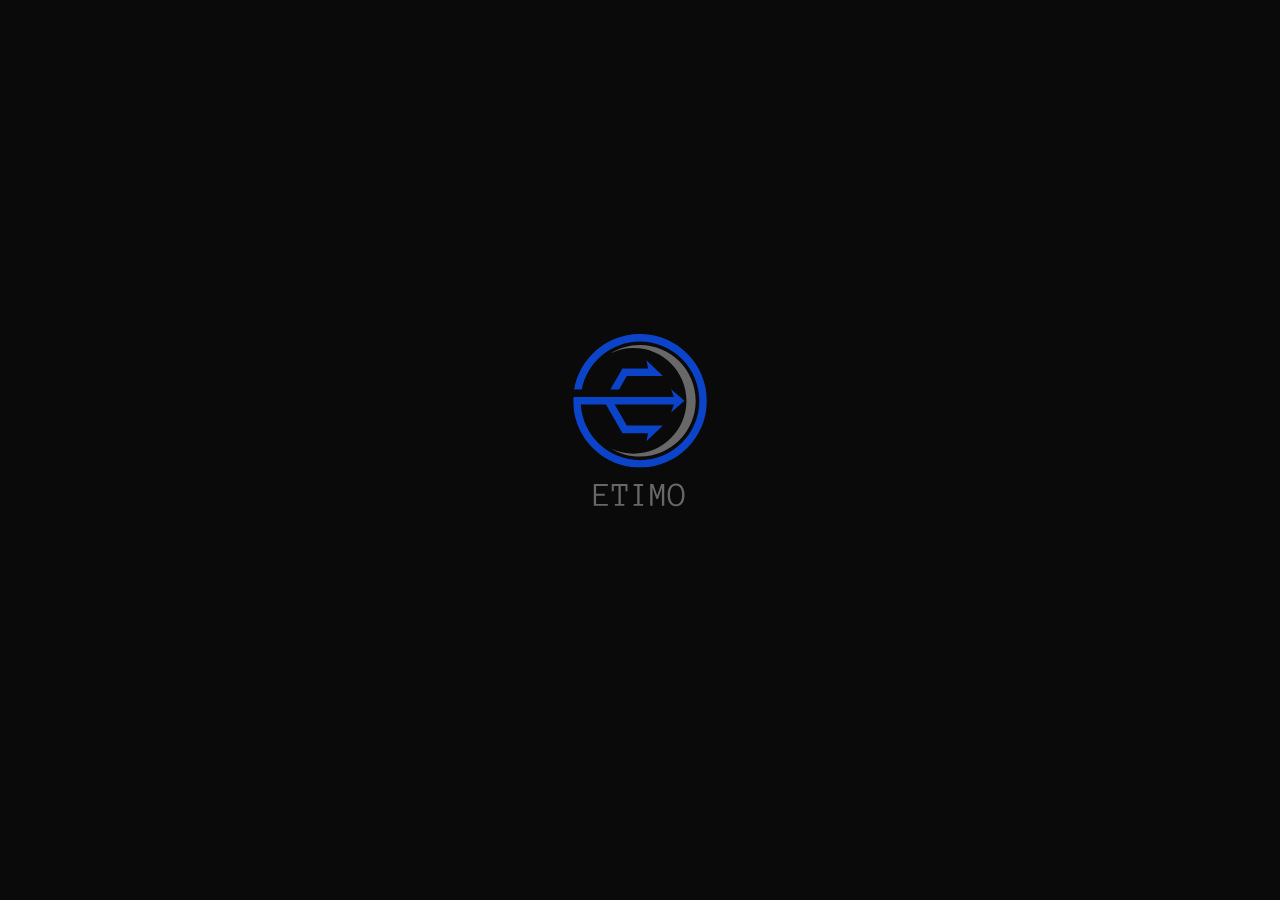
<file: index.html>
<!DOCTYPE html>
<html lang="en">
<head>
  <meta charset="UTF-8">
  <meta name="viewport" content="width=device-width, initial-scale=1.0">
  <title>Pano Kamitidis</title>
  <link rel="stylesheet" href="assets/css/styles.css">
  <link rel="icon" type="image/svg+xml" href="assets/images/logo_no_name.svg">
  <meta name="description" content="Pano Kamitidis - Java Architect, Developer & Consultant">
</head>
<body>
  <main class="placeholder-container">
    <img src="assets/images/logo_with_name.svg" alt="Pano Kamitidis Logo" class="placeholder-logo">
    <h1 class="placeholder-name" style="display:none;">Pano Kamitidis</h1>
  </main>
</body>
</html>
</file>
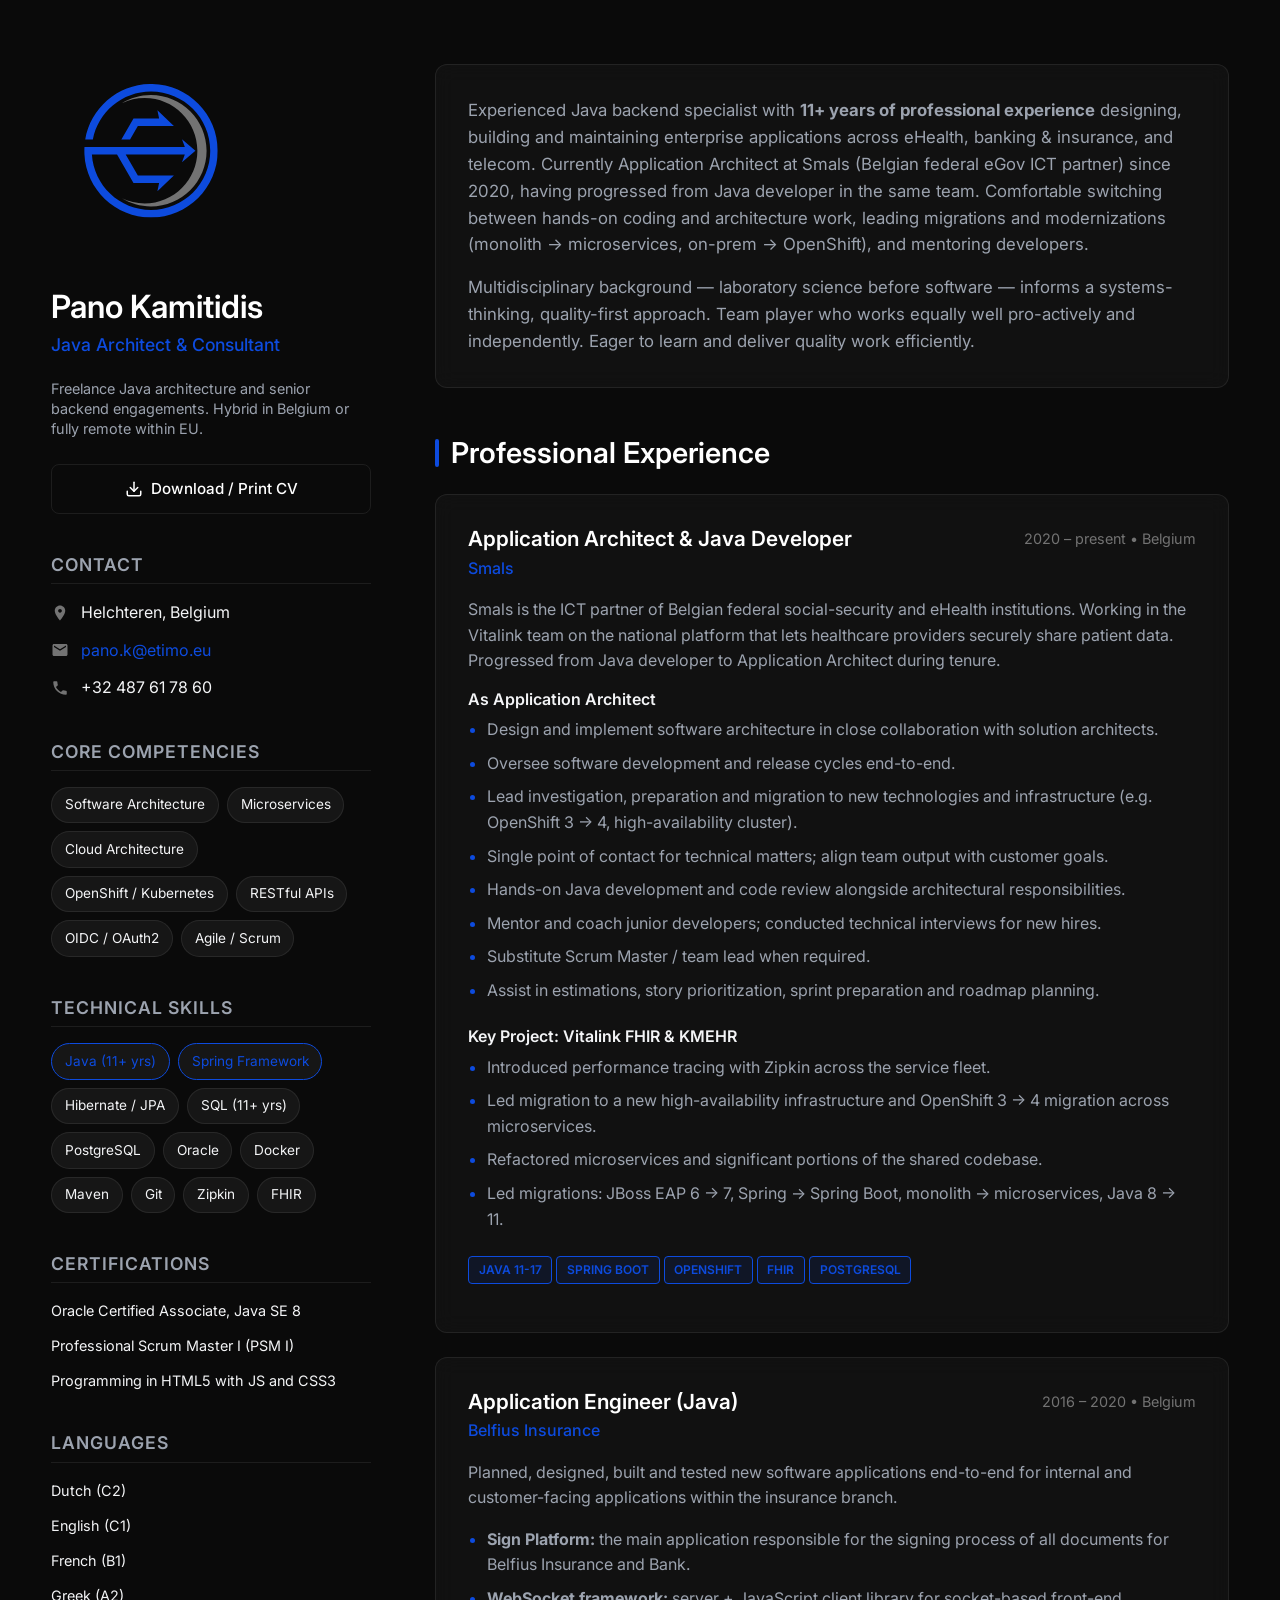
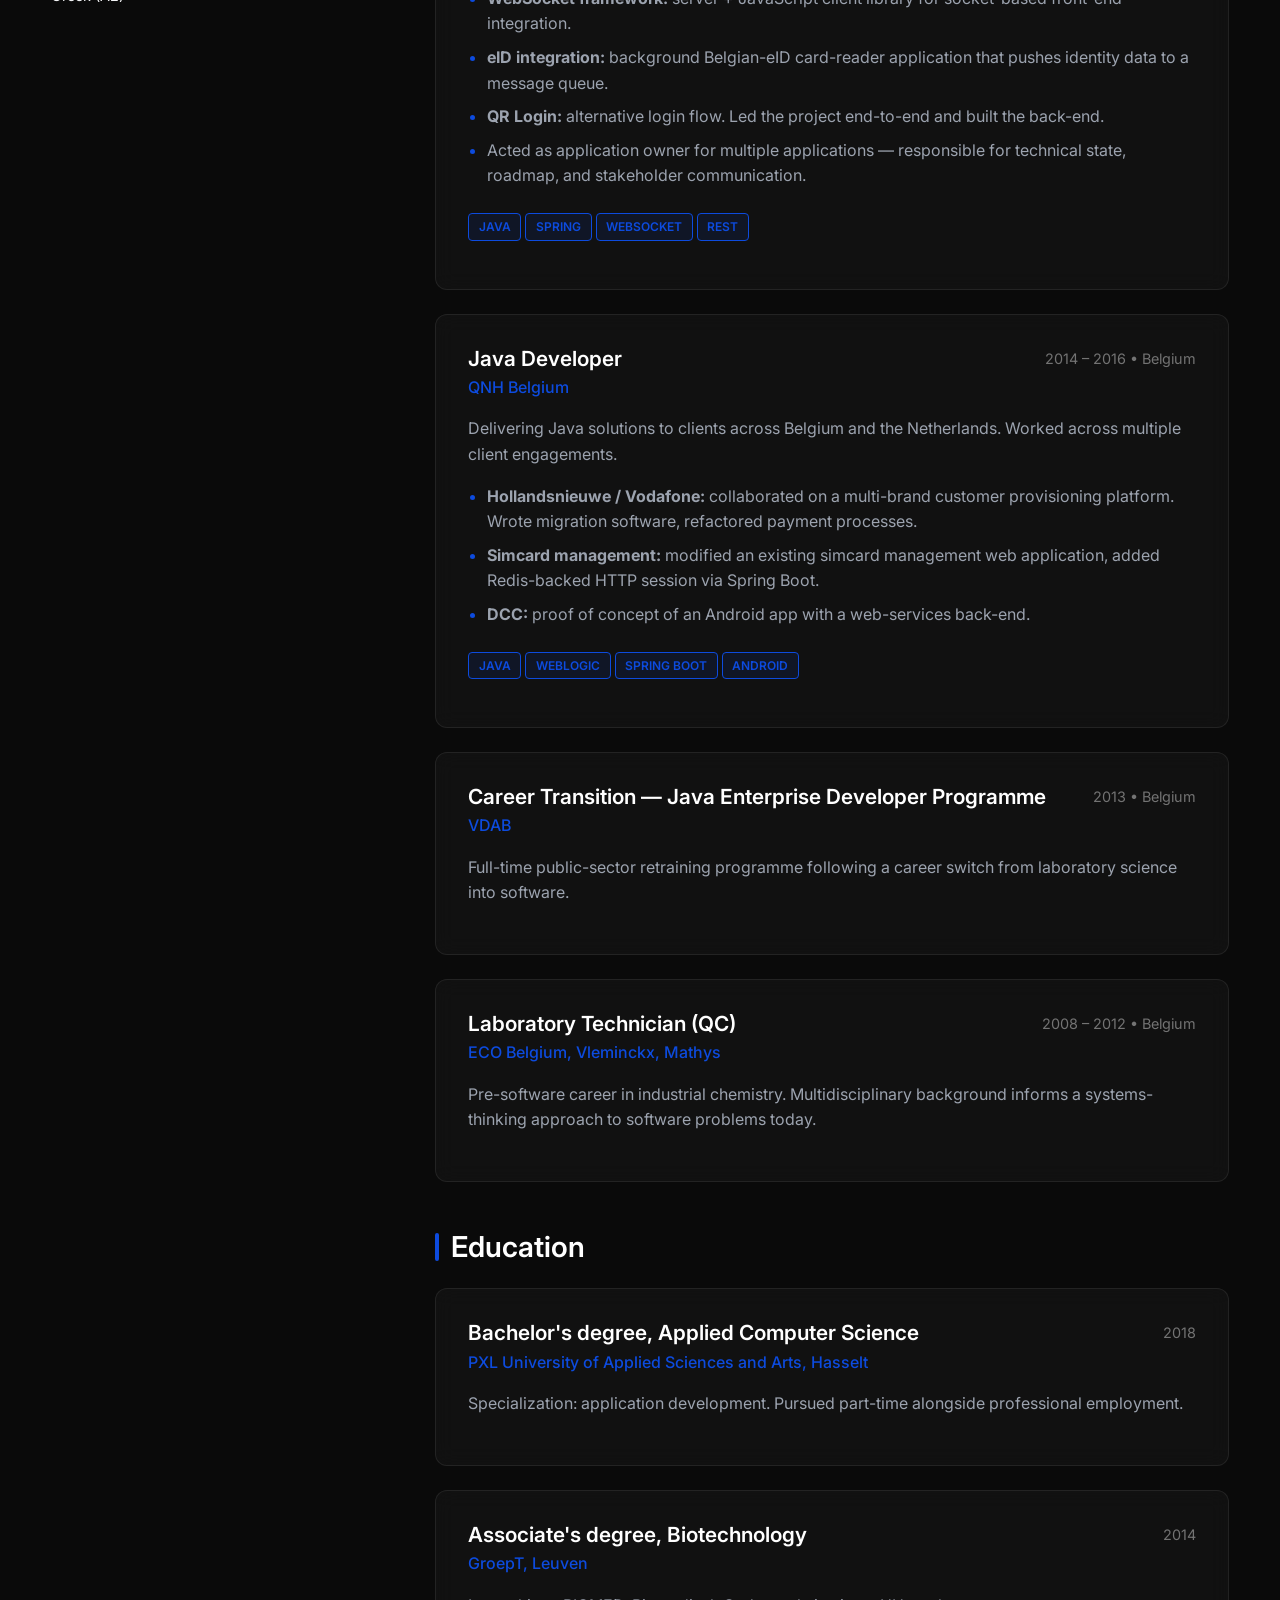
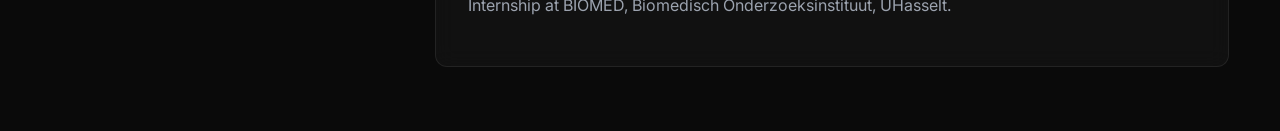
<file: curriculum-vitae/index.html>
<!DOCTYPE html>
<html lang="en">
<head>
    <meta charset="UTF-8">
    <meta name="robots" content="noindex,follow">
    <meta http-equiv="refresh" content="0; url=/cv/panok/">
    <title>CV</title>
    <script>location.replace('/cv/panok/');</script>
</head>
<body>

<p>Moved. Redirecting to <a href="/cv/panok/">/cv/panok/</a>…</p>

</body>
</html>
</file>
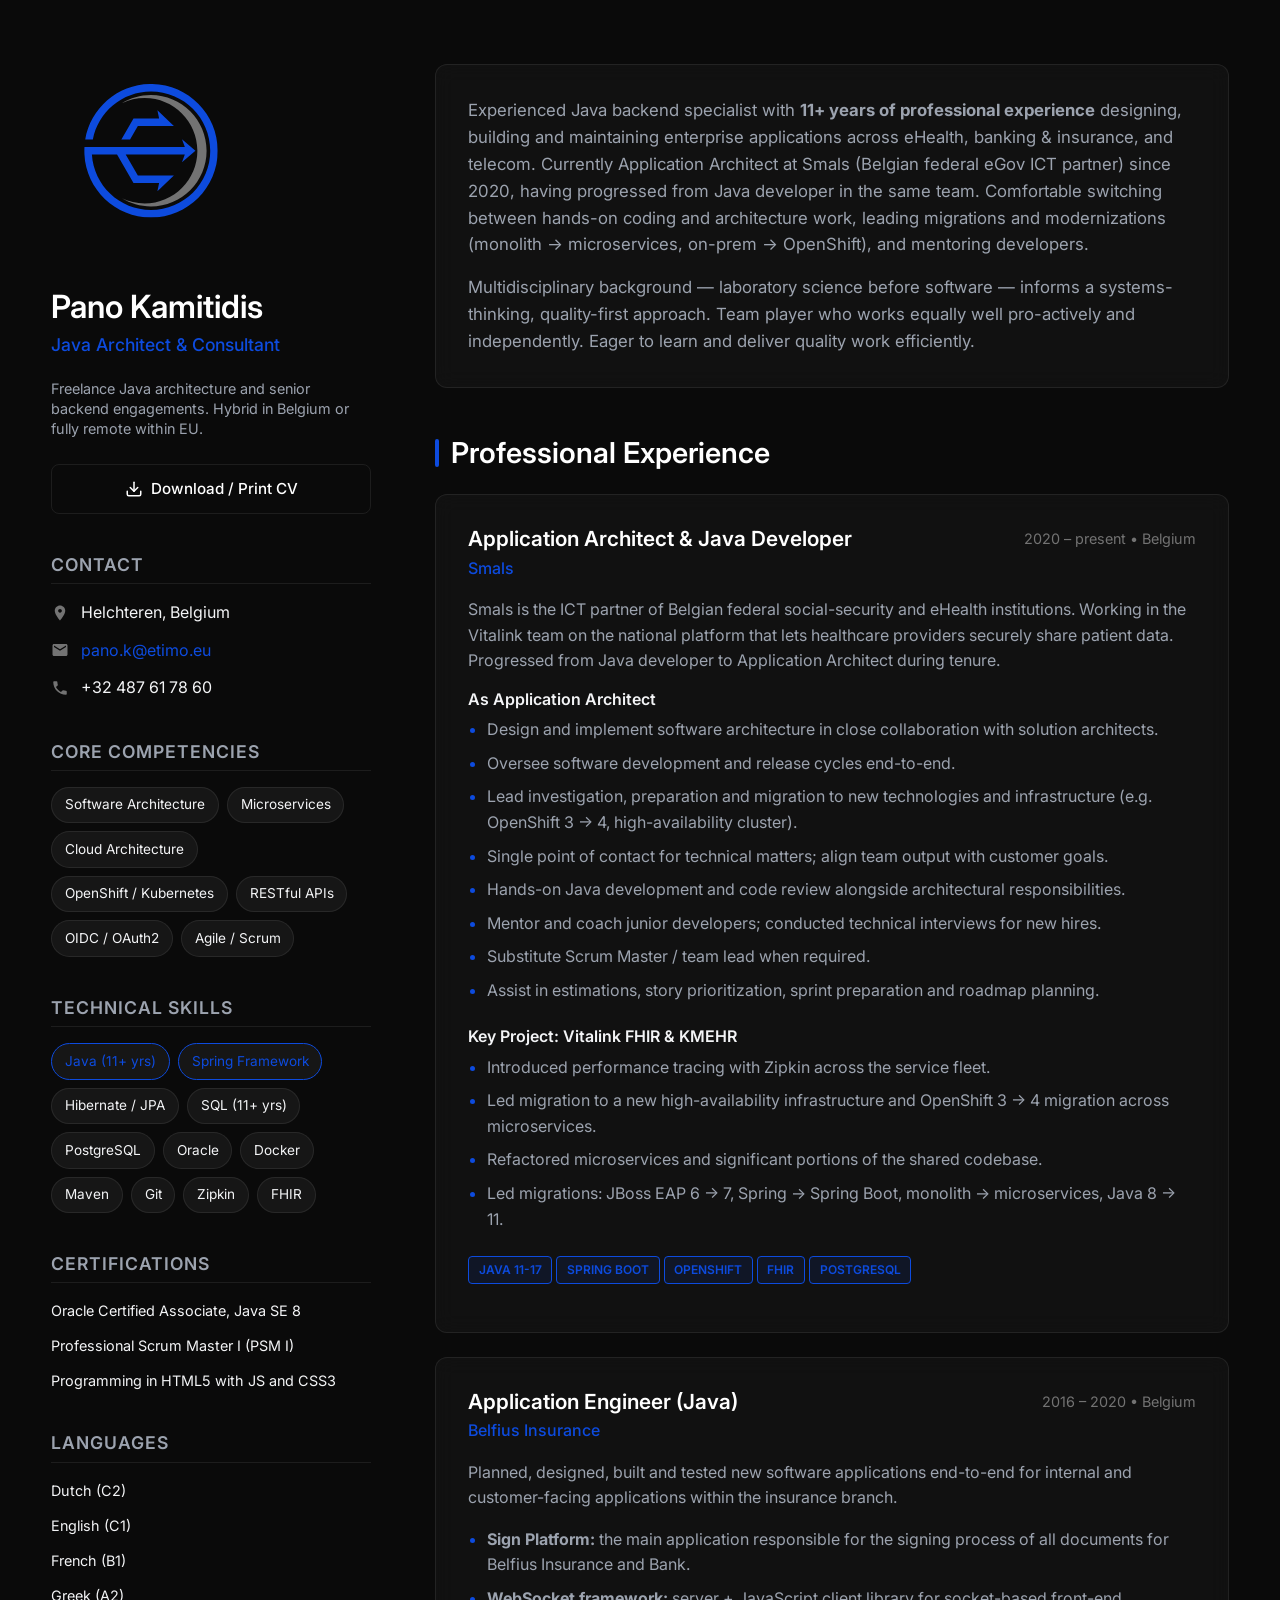
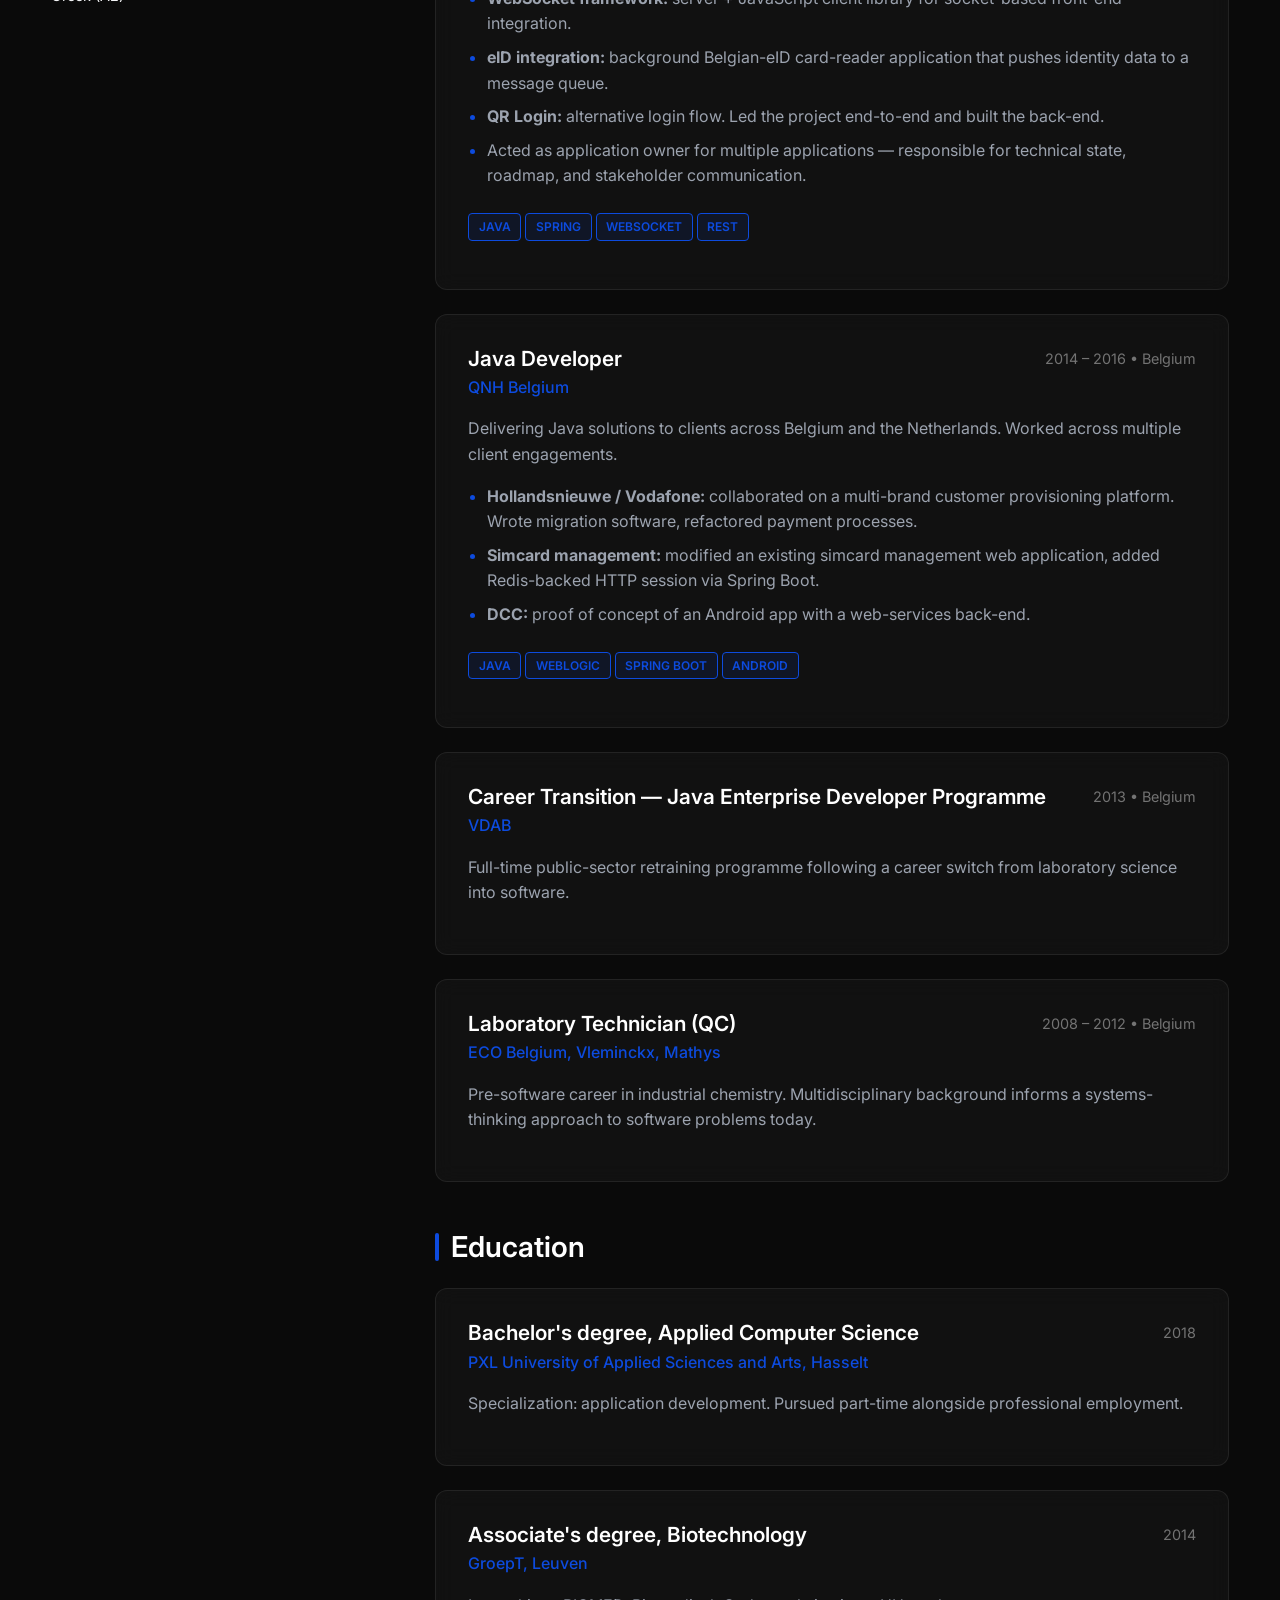
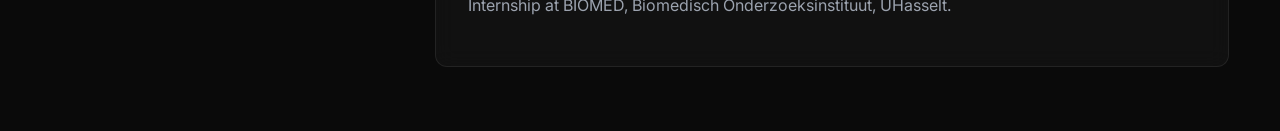
<file: cv/index.html>
<!DOCTYPE html>
<html lang="en">
<head>
    <meta charset="UTF-8">
    <meta name="robots" content="noindex,follow">
    <meta http-equiv="refresh" content="0; url=./panok/">
    <title>CV</title>
    <script>location.replace('./panok/');</script>
</head>
<body>

<p>Redirecting to <a href="./panok/">Pano's CV</a>…</p>

</body>
</html>
</file>
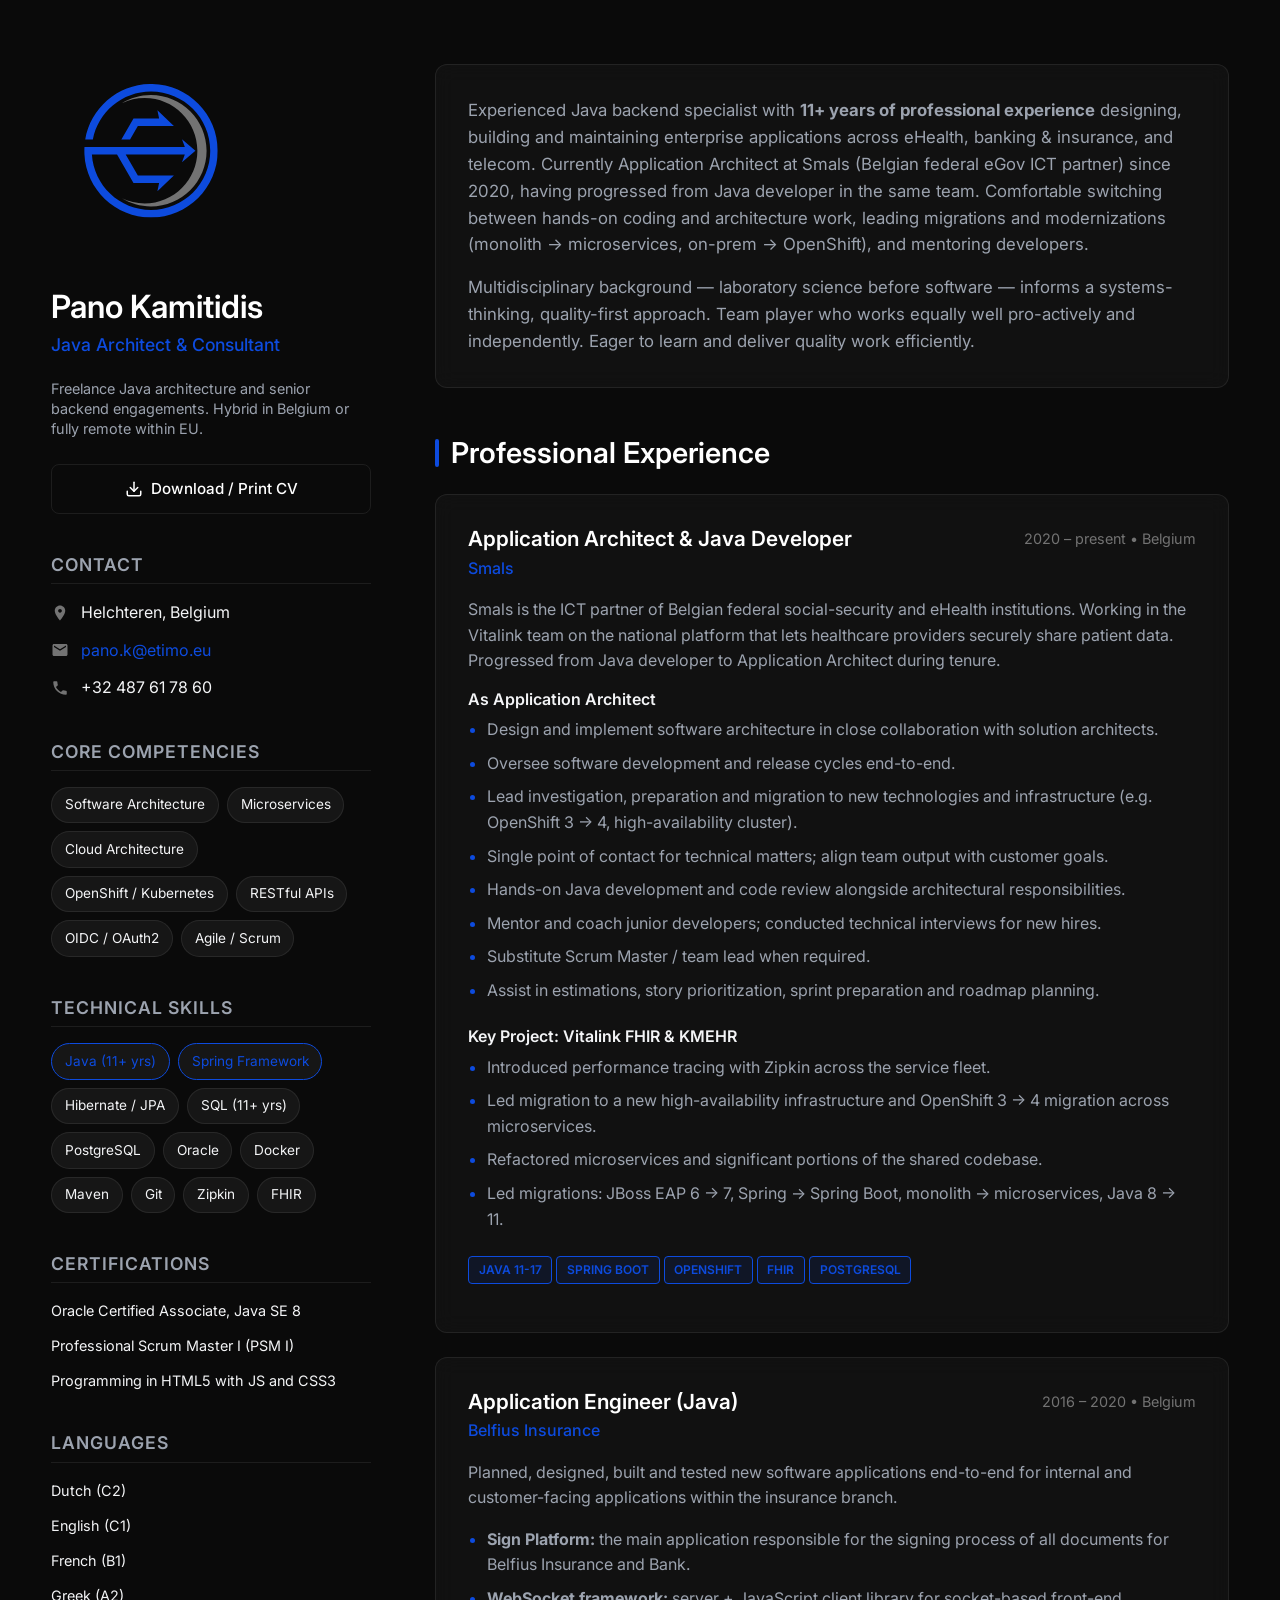
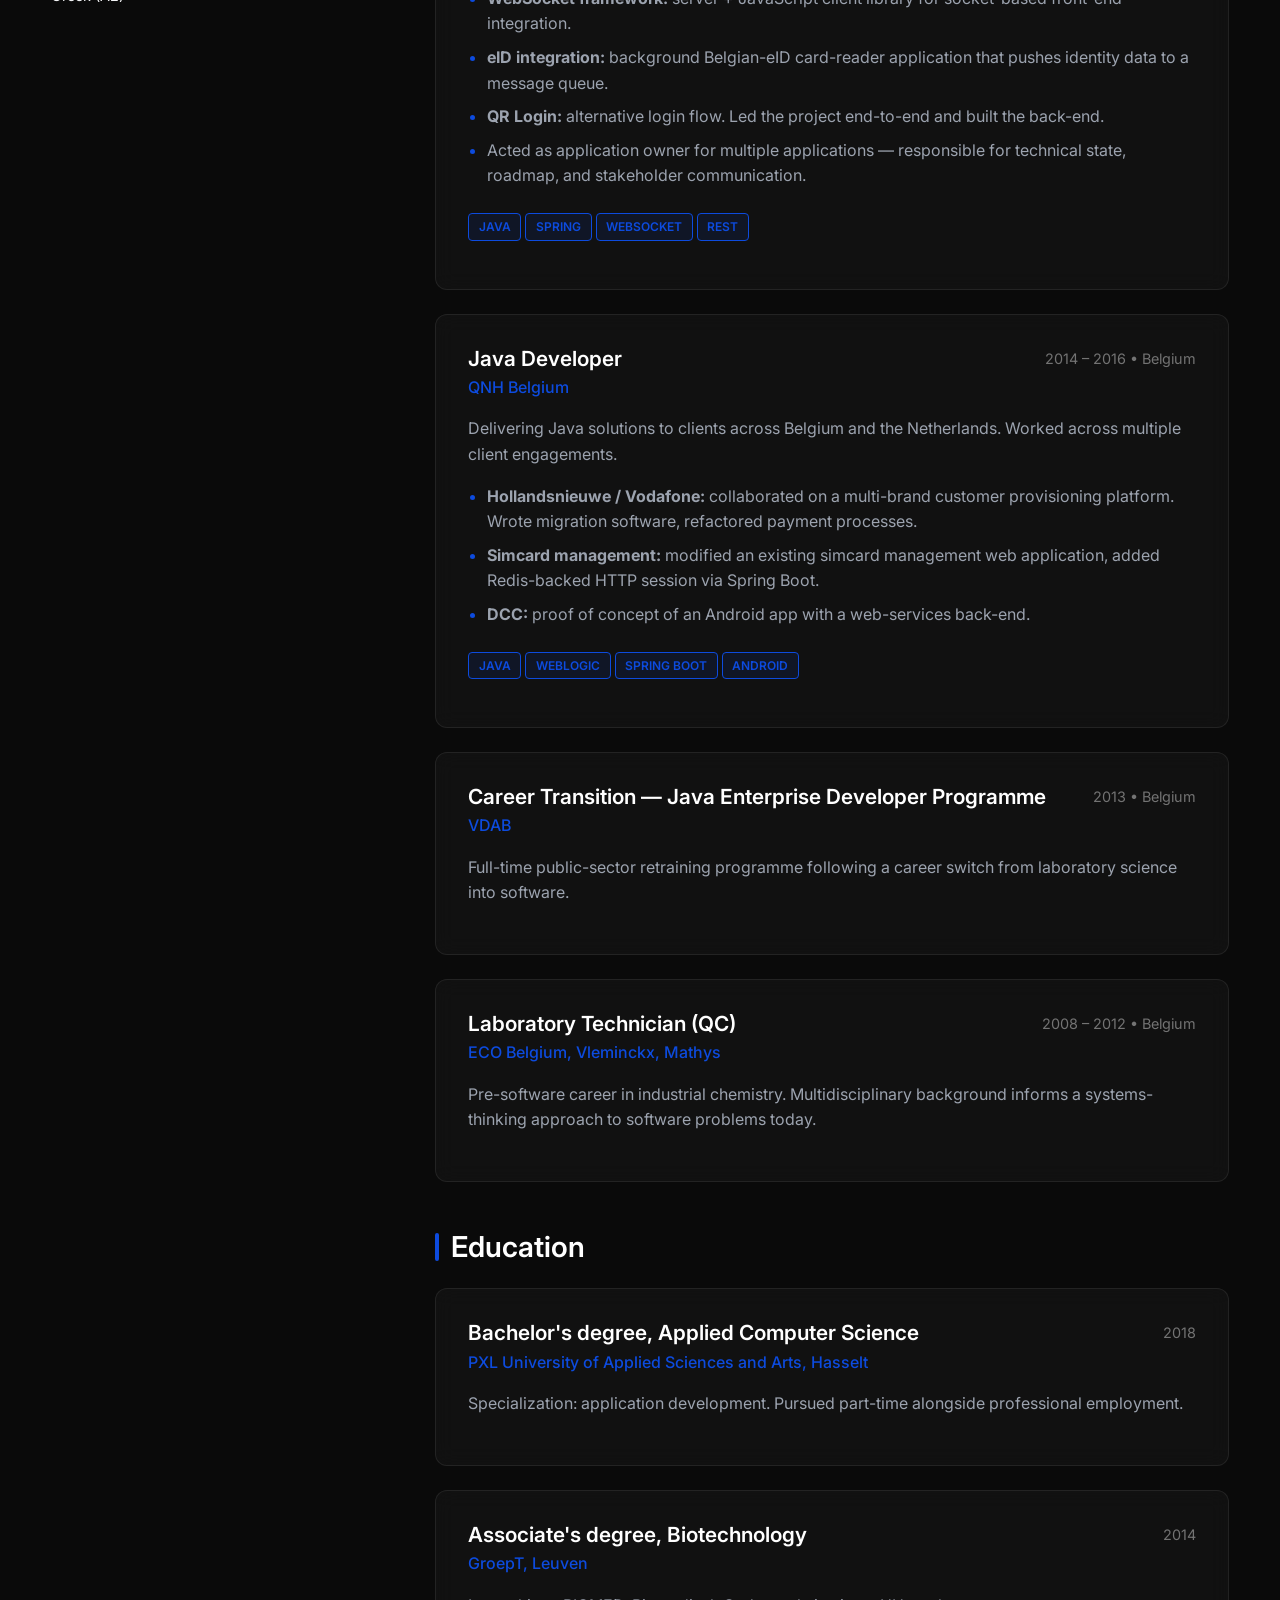
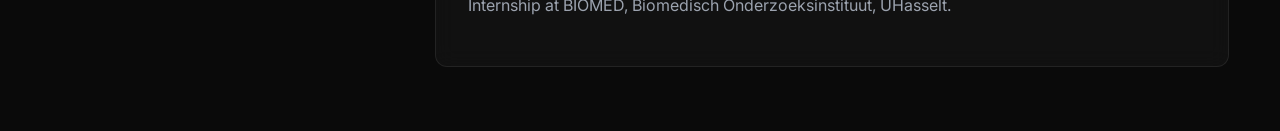
<file: curriculum-vitae/panok/index.html>
<!DOCTYPE html>
<html lang="en">
<head>
    <meta charset="UTF-8">
    <meta name="robots" content="noindex,follow">
    <meta http-equiv="refresh" content="0; url=/cv/panok/">
    <title>Curriculum Vitae</title>
    <script>location.replace('/cv/panok/');</script>
</head>
<body>

<p>Moved. Redirecting to <a href="/cv/panok/">Pano's CV</a>…</p>

</body>
</html>
</file>
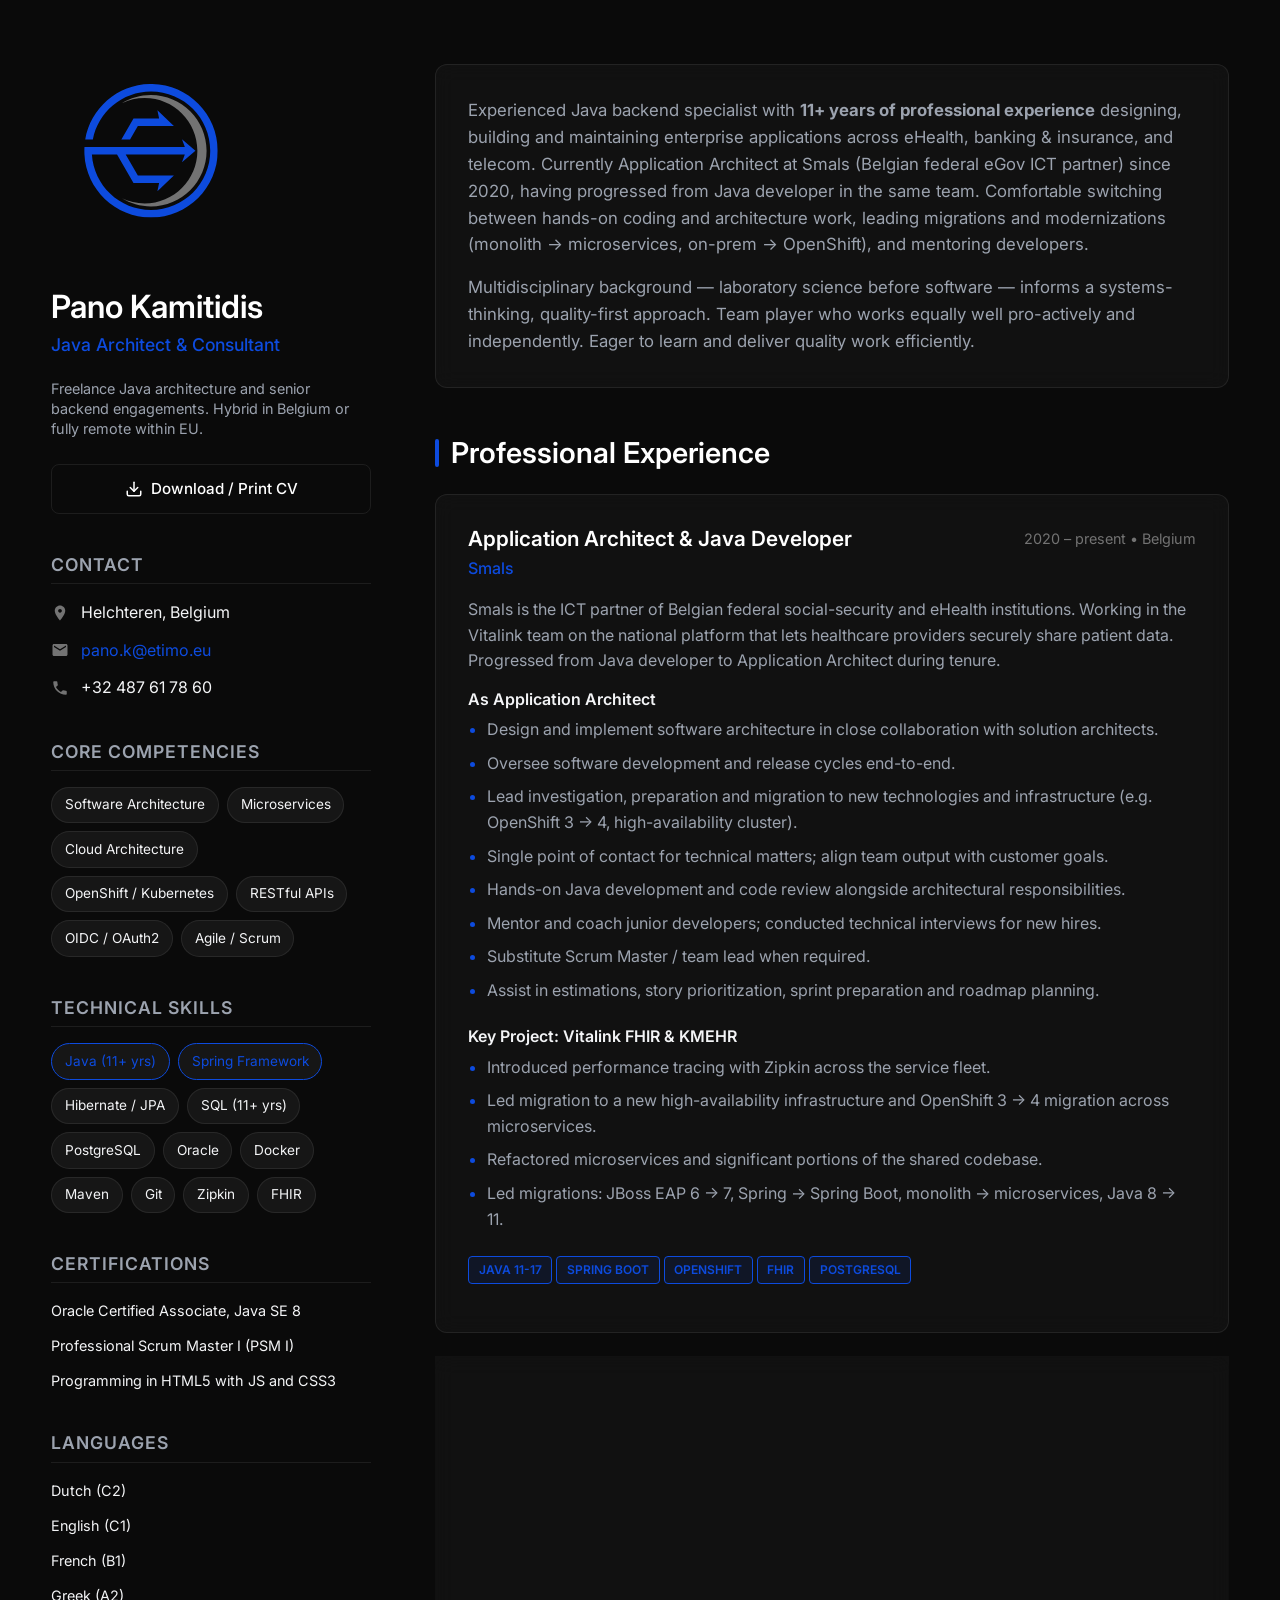
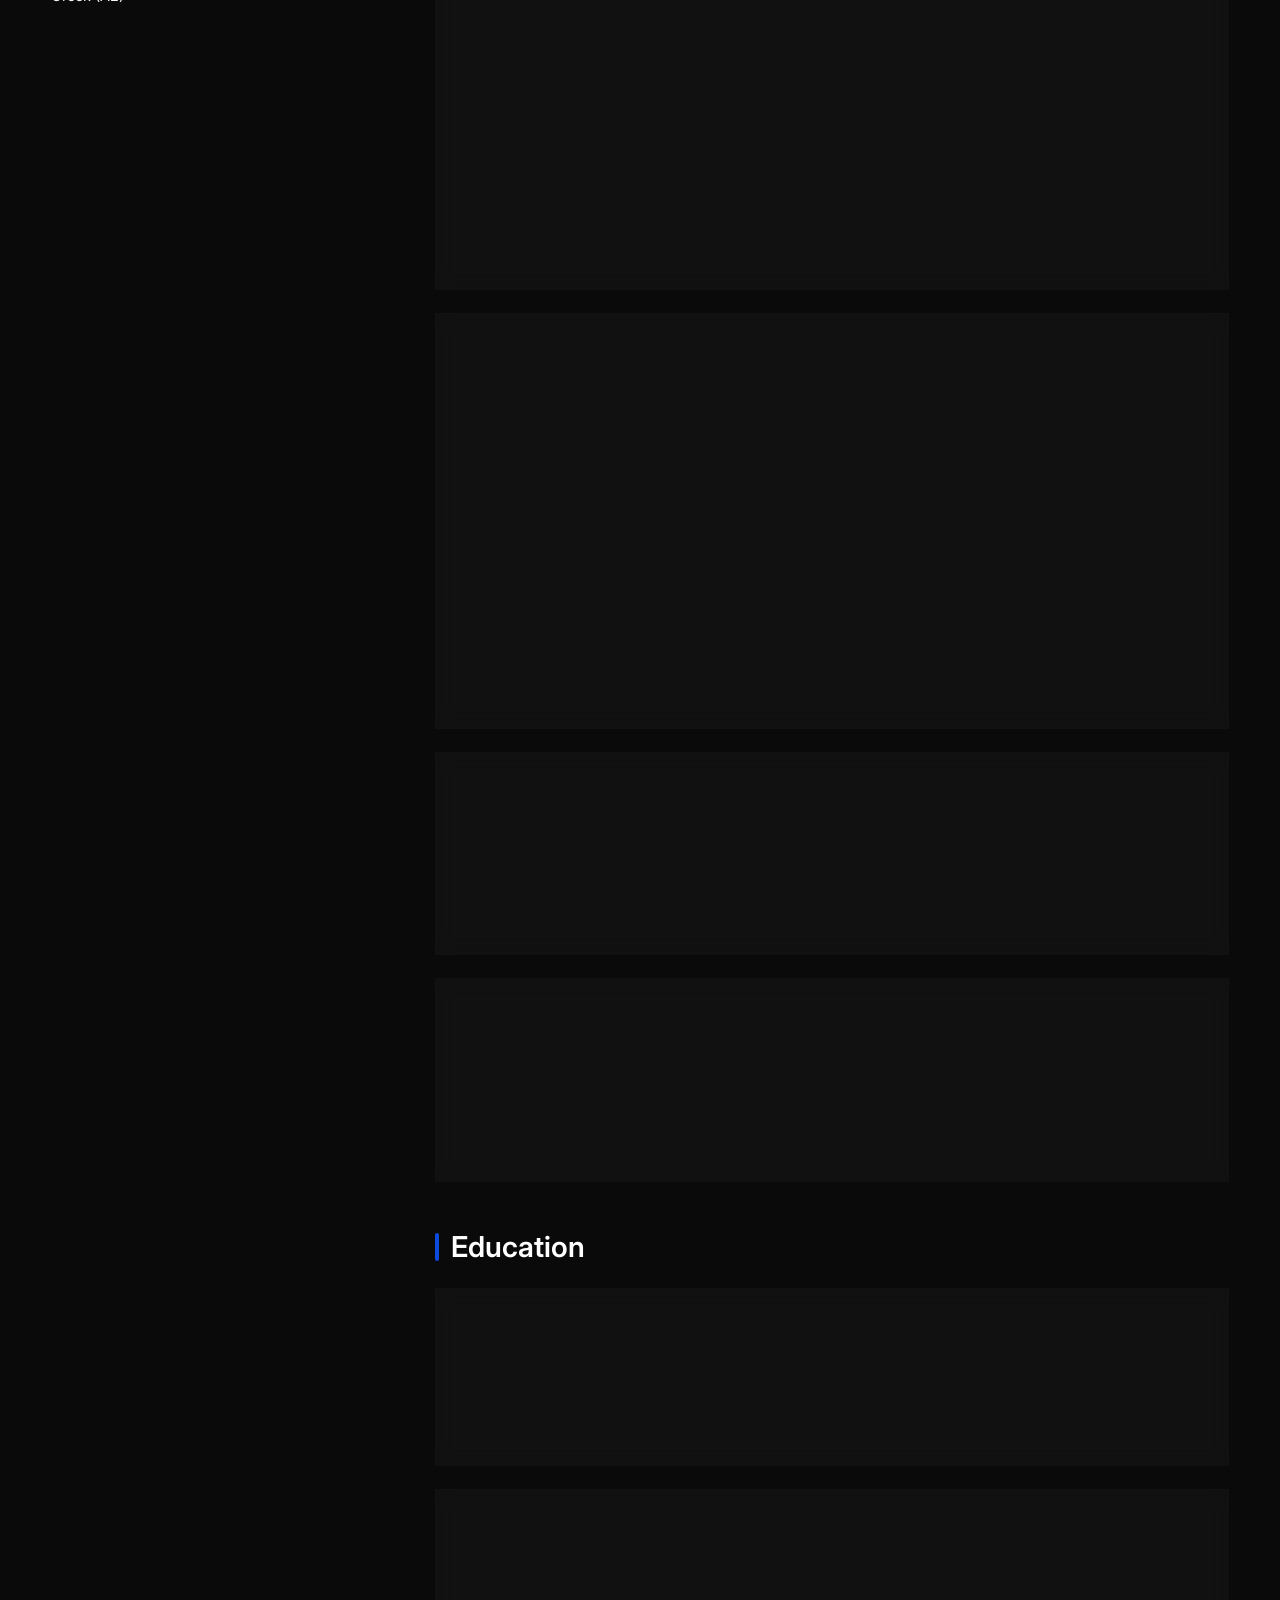
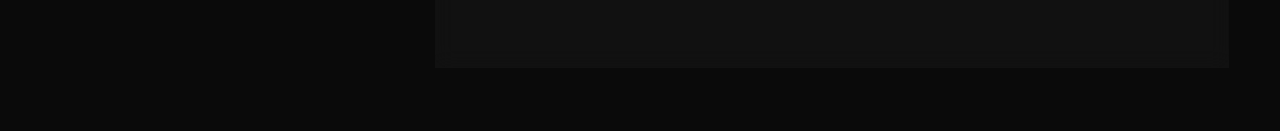
<file: cv/panok/index.html>
<!DOCTYPE html>
<html lang="en">
<head>
  <meta charset="UTF-8">
  <meta name="viewport" content="width=device-width, initial-scale=1.0">
  <title>Pano Kamitidis | Curriculum Vitae</title>
  <link rel="stylesheet" href="../../assets/css/styles.css">
  <link rel="icon" type="image/svg+xml" href="../../assets/images/logo_no_name.svg">
  <meta name="description" content="Curriculum Vitae of Pano Kamitidis - Java Architect, Developer & Consultant">
</head>
<body>
  <div class="cv-container">
    
    <!-- Sidebar -->
    <aside class="cv-sidebar">
      <div class="sidebar-section">
        <img src="../../assets/images/logo_no_name.svg" alt="Pano Kamitidis Logo" class="cv-header-logo">
        <h1 style="font-size: 2rem;">Pano Kamitidis</h1>
        <h2 class="cv-title">Java Architect & Consultant</h2>
        <p style="color: var(--text-muted); font-size: 0.9rem; line-height: 1.4;">Freelance Java architecture and senior backend engagements. Hybrid in Belgium or fully remote within EU.</p>
        
        <div style="margin-top: 1.5rem;">
          <a href="./resources/Pano_Kamitidis_CV.html" target="_blank" class="btn btn-outline" style="width: 100%; justify-content: center;">
            <svg width="18" height="18" viewBox="0 0 24 24" fill="none" stroke="currentColor" stroke-width="2" stroke-linecap="round" stroke-linejoin="round"><path d="M21 15v4a2 2 0 0 1-2 2H5a2 2 0 0 1-2-2v-4"></path><polyline points="7 10 12 15 17 10"></polyline><line x1="12" y1="15" x2="12" y2="3"></line></svg>
            Download / Print CV
          </a>
        </div>
      </div>

      <div class="sidebar-section">
        <h3>Contact</h3>
        <ul class="contact-list">
          <li class="contact-item">
            <svg viewBox="0 0 24 24"><path d="M12 2C8.13 2 5 5.13 5 9c0 5.25 7 13 7 13s7-7.75 7-13c0-3.87-3.13-7-7-7zm0 9.5c-1.38 0-2.5-1.12-2.5-2.5s1.12-2.5 2.5-2.5 2.5 1.12 2.5 2.5-1.12 2.5-2.5 2.5z"/></svg>
            Helchteren, Belgium
          </li>
          <li class="contact-item">
            <svg viewBox="0 0 24 24"><path d="M20 4H4c-1.1 0-1.99.9-1.99 2L2 18c0 1.1.9 2 2 2h16c1.1 0 2-.9 2-2V6c0-1.1-.9-2-2-2zm0 4l-8 5-8-5V6l8 5 8-5v2z"/></svg>
            <a href="mailto:pano.k@etimo.eu">pano.k@etimo.eu</a>
          </li>
          <li class="contact-item">
            <svg viewBox="0 0 24 24"><path d="M6.62 10.79c1.44 2.83 3.76 5.14 6.59 6.59l2.2-2.2c.27-.27.67-.36 1.02-.24 1.12.37 2.33.57 3.57.57.55 0 1 .45 1 1V20c0 .55-.45 1-1 1-9.39 0-17-7.61-17-17 0-.55.45-1 1-1h3.5c.55 0 1 .45 1 1 0 1.25.2 2.45.57 3.57.11.35.03.74-.25 1.02l-2.2 2.2z"/></svg>
            +32 487 61 78 60
          </li>
        </ul>
      </div>

      <div class="sidebar-section">
        <h3>Core Competencies</h3>
        <div class="skills-list">
          <span class="skill-tag">Software Architecture</span>
          <span class="skill-tag">Microservices</span>
          <span class="skill-tag">Cloud Architecture</span>
          <span class="skill-tag">OpenShift / Kubernetes</span>
          <span class="skill-tag">RESTful APIs</span>
          <span class="skill-tag">OIDC / OAuth2</span>
          <span class="skill-tag">Agile / Scrum</span>
        </div>
      </div>

      <div class="sidebar-section">
        <h3>Technical Skills</h3>
        <div class="skills-list">
          <span class="skill-tag" style="border-color: var(--primary); color: var(--primary);">Java (11+ yrs)</span>
          <span class="skill-tag" style="border-color: var(--primary); color: var(--primary);">Spring Framework</span>
          <span class="skill-tag">Hibernate / JPA</span>
          <span class="skill-tag">SQL (11+ yrs)</span>
          <span class="skill-tag">PostgreSQL</span>
          <span class="skill-tag">Oracle</span>
          <span class="skill-tag">Docker</span>
          <span class="skill-tag">Maven</span>
          <span class="skill-tag">Git</span>
          <span class="skill-tag">Zipkin</span>
          <span class="skill-tag">FHIR</span>
        </div>
      </div>
      
      <div class="sidebar-section">
        <h3>Certifications</h3>
        <ul class="contact-list" style="font-size: 0.9rem;">
          <li>Oracle Certified Associate, Java SE 8</li>
          <li>Professional Scrum Master I (PSM I)</li>
          <li>Programming in HTML5 with JS and CSS3</li>
        </ul>
      </div>

      <div class="sidebar-section">
        <h3>Languages</h3>
        <ul class="contact-list" style="font-size: 0.9rem;">
          <li>Dutch (C2)</li>
          <li>English (C1)</li>
          <li>French (B1)</li>
          <li>Greek (A2)</li>
        </ul>
      </div>
    </aside>

    <!-- Main Content -->
    <main class="cv-main">
      <section class="summary-text glass-card" style="padding: 2rem;">
        <p>Experienced Java backend specialist with <strong>11+ years of professional experience</strong> designing, building and maintaining enterprise applications across eHealth, banking & insurance, and telecom. Currently Application Architect at Smals (Belgian federal eGov ICT partner) since 2020, having progressed from Java developer in the same team. Comfortable switching between hands-on coding and architecture work, leading migrations and modernizations (monolith → microservices, on-prem → OpenShift), and mentoring developers.</p>
        <p style="margin-bottom: 0;">Multidisciplinary background — laboratory science before software — informs a systems-thinking, quality-first approach. Team player who works equally well pro-actively and independently. Eager to learn and deliver quality work efficiently.</p>
      </section>

      <section>
        <h2 class="section-title">Professional Experience</h2>
        <div class="experience-list">
          
          <article class="experience-card glass-card">
            <div class="experience-header">
              <div>
                <h3 class="job-title">Application Architect & Java Developer</h3>
                <div class="job-company">Smals</div>
              </div>
              <div class="job-date">2020 – present &bull; Belgium</div>
            </div>
            <p class="job-description">Smals is the ICT partner of Belgian federal social-security and eHealth institutions. Working in the Vitalink team on the national platform that lets healthcare providers securely share patient data. Progressed from Java developer to Application Architect during tenure.</p>
            
            <h4 style="margin-bottom: 0.5rem; color: var(--text-main);">As Application Architect</h4>
            <ul class="job-bullets">
              <li>Design and implement software architecture in close collaboration with solution architects.</li>
              <li>Oversee software development and release cycles end-to-end.</li>
              <li>Lead investigation, preparation and migration to new technologies and infrastructure (e.g. OpenShift 3 → 4, high-availability cluster).</li>
              <li>Single point of contact for technical matters; align team output with customer goals.</li>
              <li>Hands-on Java development and code review alongside architectural responsibilities.</li>
              <li>Mentor and coach junior developers; conducted technical interviews for new hires.</li>
              <li>Substitute Scrum Master / team lead when required.</li>
              <li>Assist in estimations, story prioritization, sprint preparation and roadmap planning.</li>
            </ul>

            <h4 style="margin-top: 1.5rem; margin-bottom: 0.5rem; color: var(--text-main);">Key Project: Vitalink FHIR & KMEHR</h4>
            <ul class="job-bullets">
              <li>Introduced performance tracing with Zipkin across the service fleet.</li>
              <li>Led migration to a new high-availability infrastructure and OpenShift 3 → 4 migration across microservices.</li>
              <li>Refactored microservices and significant portions of the shared codebase.</li>
              <li>Led migrations: JBoss EAP 6 → 7, Spring → Spring Boot, monolith → microservices, Java 8 → 11.</li>
            </ul>
            <div style="margin-top: 1rem;">
              <span class="badge">Java 11-17</span>
              <span class="badge">Spring Boot</span>
              <span class="badge">OpenShift</span>
              <span class="badge">FHIR</span>
              <span class="badge">PostgreSQL</span>
            </div>
          </article>

          <article class="experience-card glass-card">
            <div class="experience-header">
              <div>
                <h3 class="job-title">Application Engineer (Java)</h3>
                <div class="job-company">Belfius Insurance</div>
              </div>
              <div class="job-date">2016 – 2020 &bull; Belgium</div>
            </div>
            <p class="job-description">Planned, designed, built and tested new software applications end-to-end for internal and customer-facing applications within the insurance branch.</p>
            <ul class="job-bullets">
              <li><strong>Sign Platform:</strong> the main application responsible for the signing process of all documents for Belfius Insurance and Bank.</li>
              <li><strong>WebSocket framework:</strong> server + JavaScript client library for socket-based front-end integration.</li>
              <li><strong>eID integration:</strong> background Belgian-eID card-reader application that pushes identity data to a message queue.</li>
              <li><strong>QR Login:</strong> alternative login flow. Led the project end-to-end and built the back-end.</li>
              <li>Acted as application owner for multiple applications — responsible for technical state, roadmap, and stakeholder communication.</li>
            </ul>
            <div style="margin-top: 1rem;">
              <span class="badge">Java</span>
              <span class="badge">Spring</span>
              <span class="badge">WebSocket</span>
              <span class="badge">REST</span>
            </div>
          </article>

          <article class="experience-card glass-card">
            <div class="experience-header">
              <div>
                <h3 class="job-title">Java Developer</h3>
                <div class="job-company">QNH Belgium</div>
              </div>
              <div class="job-date">2014 – 2016 &bull; Belgium</div>
            </div>
            <p class="job-description">Delivering Java solutions to clients across Belgium and the Netherlands. Worked across multiple client engagements.</p>
            <ul class="job-bullets">
              <li><strong>Hollandsnieuwe / Vodafone:</strong> collaborated on a multi-brand customer provisioning platform. Wrote migration software, refactored payment processes.</li>
              <li><strong>Simcard management:</strong> modified an existing simcard management web application, added Redis-backed HTTP session via Spring Boot.</li>
              <li><strong>DCC:</strong> proof of concept of an Android app with a web-services back-end.</li>
            </ul>
            <div style="margin-top: 1rem;">
              <span class="badge">Java</span>
              <span class="badge">WebLogic</span>
              <span class="badge">Spring Boot</span>
              <span class="badge">Android</span>
            </div>
          </article>
          
          <article class="experience-card glass-card">
            <div class="experience-header">
              <div>
                <h3 class="job-title">Career Transition — Java Enterprise Developer Programme</h3>
                <div class="job-company">VDAB</div>
              </div>
              <div class="job-date">2013 &bull; Belgium</div>
            </div>
            <p class="job-description">Full-time public-sector retraining programme following a career switch from laboratory science into software.</p>
          </article>

          <article class="experience-card glass-card">
            <div class="experience-header">
              <div>
                <h3 class="job-title">Laboratory Technician (QC)</h3>
                <div class="job-company">ECO Belgium, Vleminckx, Mathys</div>
              </div>
              <div class="job-date">2008 – 2012 &bull; Belgium</div>
            </div>
            <p class="job-description">Pre-software career in industrial chemistry. Multidisciplinary background informs a systems-thinking approach to software problems today.</p>
          </article>

        </div>
      </section>

      <section>
        <h2 class="section-title">Education</h2>
        <div class="experience-list">
          <article class="experience-card glass-card">
            <div class="experience-header">
              <div>
                <h3 class="job-title">Bachelor's degree, Applied Computer Science</h3>
                <div class="job-company">PXL University of Applied Sciences and Arts, Hasselt</div>
              </div>
              <div class="job-date">2018</div>
            </div>
            <p class="job-description">Specialization: application development. Pursued part-time alongside professional employment.</p>
          </article>

          <article class="experience-card glass-card">
            <div class="experience-header">
              <div>
                <h3 class="job-title">Associate's degree, Biotechnology</h3>
                <div class="job-company">GroepT, Leuven</div>
              </div>
              <div class="job-date">2014</div>
            </div>
            <p class="job-description">Internship at BIOMED, Biomedisch Onderzoeksinstituut, UHasselt.</p>
          </article>
        </div>
      </section>
      
    </main>
  </div>
</body>
</html>
</file>
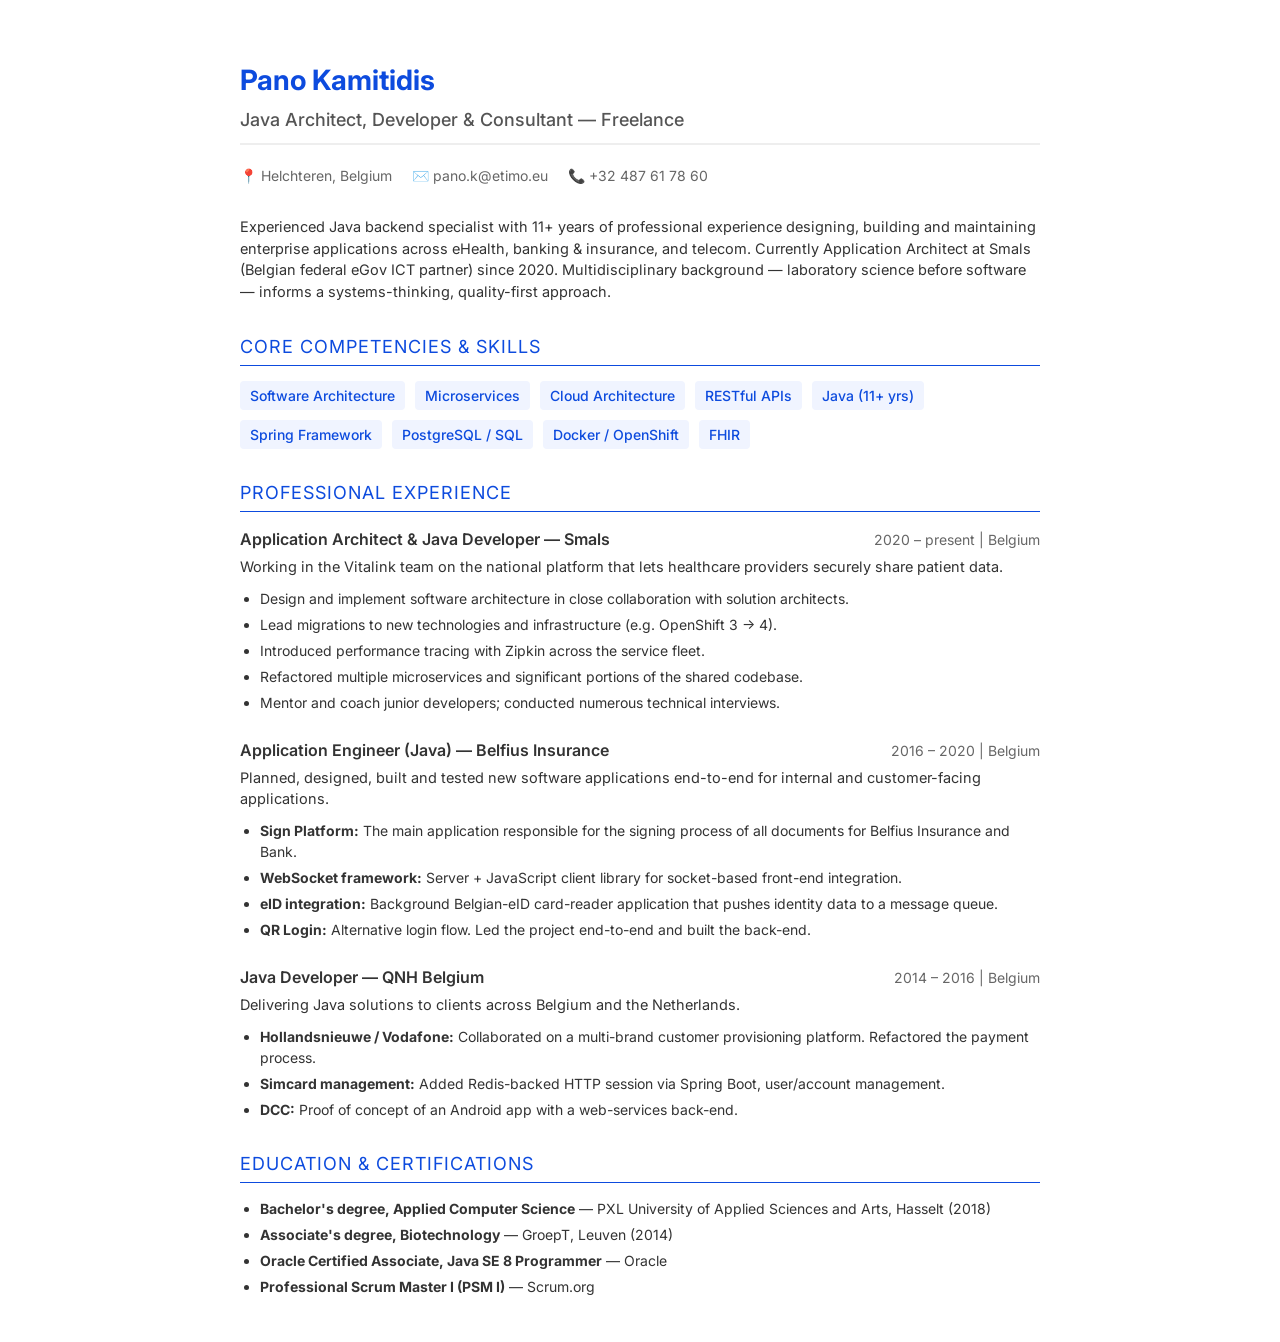
<file: cv/panok/resources/Pano_Kamitidis_CV.html>
<!DOCTYPE html>
<html lang="en">
<head>
  <meta charset="UTF-8">
  <title>Pano Kamitidis - Curriculum Vitae</title>
  <style>
    @import url('https://fonts.googleapis.com/css2?family=Inter:wght@400;500;600;700&display=swap');
    body {
      font-family: 'Inter', sans-serif;
      color: #333;
      line-height: 1.5;
      max-width: 800px;
      margin: 0 auto;
      padding: 40px;
      background: #fff;
    }
    h1 { font-size: 28px; color: #0d4bde; margin-bottom: 5px; }
    h2 { font-size: 18px; color: #555; margin-top: 0; font-weight: 500; border-bottom: 2px solid #eee; padding-bottom: 10px; margin-bottom: 20px; }
    h3 { font-size: 16px; color: #0d4bde; margin-bottom: 5px; }
    .contact-info { display: flex; gap: 20px; font-size: 14px; color: #666; margin-bottom: 30px; flex-wrap: wrap; }
    .contact-info div { display: flex; align-items: center; gap: 5px; }
    .section-title { font-size: 18px; text-transform: uppercase; letter-spacing: 1px; color: #0d4bde; border-bottom: 1px solid #0d4bde; padding-bottom: 5px; margin-top: 30px; margin-bottom: 15px; }
    .job { margin-bottom: 25px; }
    .job-header { display: flex; justify-content: space-between; align-items: baseline; margin-bottom: 5px; }
    .job-title { font-weight: 600; font-size: 16px; }
    .job-meta { font-size: 14px; color: #666; }
    .job-desc { margin-bottom: 10px; font-size: 14.5px; }
    .job-bullets { margin: 0; padding-left: 20px; font-size: 14px; }
    .job-bullets li { margin-bottom: 5px; }
    .skills-container { display: flex; flex-wrap: wrap; gap: 10px; font-size: 14px; }
    .skill-badge { background: #f0f4ff; color: #0d4bde; padding: 4px 10px; border-radius: 4px; font-weight: 500; }
    @media print {
      body { padding: 0; }
      @page { margin: 1.5cm; }
    }
  </style>
</head>
<body>
  <h1>Pano Kamitidis</h1>
  <h2>Java Architect, Developer & Consultant — Freelance</h2>
  
  <div class="contact-info">
    <div>📍 Helchteren, Belgium</div>
    <div>✉️ pano.k@etimo.eu</div>
    <div>📞 +32 487 61 78 60</div>
  </div>

  <div style="font-size: 14.5px; margin-bottom: 30px;">
    Experienced Java backend specialist with 11+ years of professional experience designing, building and maintaining enterprise applications across eHealth, banking & insurance, and telecom. Currently Application Architect at Smals (Belgian federal eGov ICT partner) since 2020. Multidisciplinary background — laboratory science before software — informs a systems-thinking, quality-first approach.
  </div>

  <div class="section-title">Core Competencies & Skills</div>
  <div class="skills-container">
    <span class="skill-badge">Software Architecture</span>
    <span class="skill-badge">Microservices</span>
    <span class="skill-badge">Cloud Architecture</span>
    <span class="skill-badge">RESTful APIs</span>
    <span class="skill-badge">Java (11+ yrs)</span>
    <span class="skill-badge">Spring Framework</span>
    <span class="skill-badge">PostgreSQL / SQL</span>
    <span class="skill-badge">Docker / OpenShift</span>
    <span class="skill-badge">FHIR</span>
  </div>

  <div class="section-title">Professional Experience</div>

  <div class="job">
    <div class="job-header">
      <div class="job-title">Application Architect & Java Developer — Smals</div>
      <div class="job-meta">2020 – present | Belgium</div>
    </div>
    <div class="job-desc">Working in the Vitalink team on the national platform that lets healthcare providers securely share patient data.</div>
    <ul class="job-bullets">
      <li>Design and implement software architecture in close collaboration with solution architects.</li>
      <li>Lead migrations to new technologies and infrastructure (e.g. OpenShift 3 → 4).</li>
      <li>Introduced performance tracing with Zipkin across the service fleet.</li>
      <li>Refactored multiple microservices and significant portions of the shared codebase.</li>
      <li>Mentor and coach junior developers; conducted numerous technical interviews.</li>
    </ul>
  </div>

  <div class="job">
    <div class="job-header">
      <div class="job-title">Application Engineer (Java) — Belfius Insurance</div>
      <div class="job-meta">2016 – 2020 | Belgium</div>
    </div>
    <div class="job-desc">Planned, designed, built and tested new software applications end-to-end for internal and customer-facing applications.</div>
    <ul class="job-bullets">
      <li><strong>Sign Platform:</strong> The main application responsible for the signing process of all documents for Belfius Insurance and Bank.</li>
      <li><strong>WebSocket framework:</strong> Server + JavaScript client library for socket-based front-end integration.</li>
      <li><strong>eID integration:</strong> Background Belgian-eID card-reader application that pushes identity data to a message queue.</li>
      <li><strong>QR Login:</strong> Alternative login flow. Led the project end-to-end and built the back-end.</li>
    </ul>
  </div>

  <div class="job">
    <div class="job-header">
      <div class="job-title">Java Developer — QNH Belgium</div>
      <div class="job-meta">2014 – 2016 | Belgium</div>
    </div>
    <div class="job-desc">Delivering Java solutions to clients across Belgium and the Netherlands.</div>
    <ul class="job-bullets">
      <li><strong>Hollandsnieuwe / Vodafone:</strong> Collaborated on a multi-brand customer provisioning platform. Refactored the payment process.</li>
      <li><strong>Simcard management:</strong> Added Redis-backed HTTP session via Spring Boot, user/account management.</li>
      <li><strong>DCC:</strong> Proof of concept of an Android app with a web-services back-end.</li>
    </ul>
  </div>

  <div class="section-title">Education & Certifications</div>
  <ul class="job-bullets">
    <li><strong>Bachelor's degree, Applied Computer Science</strong> — PXL University of Applied Sciences and Arts, Hasselt (2018)</li>
    <li><strong>Associate's degree, Biotechnology</strong> — GroepT, Leuven (2014)</li>
    <li><strong>Oracle Certified Associate, Java SE 8 Programmer</strong> — Oracle</li>
    <li><strong>Professional Scrum Master I (PSM I)</strong> — Scrum.org</li>
  </ul>
</body>
</html>
</file>
<file: assets/css/styles.css>
@import url('https://fonts.googleapis.com/css2?family=Inter:wght@300;400;500;600;700&display=swap');

:root {
  --primary: #0d4bde;
  --primary-hover: #1558f6;
  --text-main: #f3f4f6;
  --text-muted: #9ca3af;
  --text-grey: #737373;
  --bg-base: #0a0a0a;
  --bg-card: rgba(255, 255, 255, 0.03);
  --bg-card-hover: rgba(255, 255, 255, 0.05);
  --border-color: rgba(255, 255, 255, 0.08);
  --border-glow: rgba(13, 75, 222, 0.3);
  --border-radius: 12px;
}

* {
  margin: 0;
  padding: 0;
  box-sizing: border-box;
}

body {
  font-family: 'Inter', sans-serif;
  background-color: var(--bg-base);
  color: var(--text-main);
  line-height: 1.6;
  -webkit-font-smoothing: antialiased;
  -moz-osx-font-smoothing: grayscale;
}

a {
  color: var(--primary);
  text-decoration: none;
  transition: color 0.2s ease;
}

a:hover {
  color: var(--primary-hover);
}

h1, h2, h3, h4, h5 {
  color: #ffffff;
  font-weight: 600;
  line-height: 1.2;
}

/* Glassmorphism Card Utilities */
.glass-card {
  background: var(--bg-card);
  backdrop-filter: blur(10px);
  -webkit-backdrop-filter: blur(10px);
  border: 1px solid var(--border-color);
  border-radius: var(--border-radius);
  transition: transform 0.2s ease, border-color 0.2s ease, box-shadow 0.2s ease;
}

.glass-card:hover {
  background: var(--bg-card-hover);
  border-color: var(--border-glow);
  transform: translateY(-2px);
  box-shadow: 0 8px 30px rgba(0, 0, 0, 0.5), 0 0 15px var(--border-glow);
}

/* Button Utilities */
.btn {
  display: inline-flex;
  align-items: center;
  gap: 0.5rem;
  padding: 0.75rem 1.5rem;
  background-color: var(--primary);
  color: #ffffff;
  border: none;
  border-radius: 8px;
  font-weight: 500;
  font-size: 0.95rem;
  cursor: pointer;
  transition: background-color 0.2s ease, transform 0.1s ease;
}

.btn:hover {
  background-color: var(--primary-hover);
  color: #ffffff;
}

.btn:active {
  transform: scale(0.98);
}

.btn-outline {
  background-color: transparent;
  border: 1px solid var(--border-color);
}

.btn-outline:hover {
  background-color: rgba(255, 255, 255, 0.05);
  border-color: var(--primary);
  color: var(--primary);
}

/* Minimal Placeholder Layout */
.placeholder-container {
  display: flex;
  flex-direction: column;
  justify-content: center;
  align-items: center;
  min-height: 100vh;
  padding: 2rem;
  text-align: center;
}

.placeholder-logo {
  max-width: 250px;
  margin-bottom: 2rem;
  opacity: 0.9;
}

.placeholder-name {
  font-size: 2rem;
  font-weight: 300;
  letter-spacing: 2px;
  color: var(--text-grey);
}

/* CV Layout */
.cv-container {
  max-width: 1600px;
  width: 100%;
  margin: 0 auto;
  padding: 4rem 4%;
  display: grid;
  grid-template-columns: 320px 1fr;
  gap: 4rem;
}

@media (max-width: 900px) {
  .cv-container {
    grid-template-columns: 1fr;
    padding: 2rem 1.5rem;
  }
}

/* CV Sidebar */
.cv-sidebar {
  display: flex;
  flex-direction: column;
  gap: 2.5rem;
}

.cv-header-logo {
  max-width: 200px;
  margin-bottom: 1rem;
}

.cv-title {
  color: var(--primary);
  font-size: 1.1rem;
  font-weight: 500;
  margin-top: 0.5rem;
  margin-bottom: 1.5rem;
}

.sidebar-section h3 {
  font-size: 1.1rem;
  text-transform: uppercase;
  letter-spacing: 1px;
  margin-bottom: 1rem;
  color: var(--text-muted);
  border-bottom: 1px solid var(--border-color);
  padding-bottom: 0.5rem;
}

.contact-list {
  list-style: none;
  display: flex;
  flex-direction: column;
  gap: 0.75rem;
}

.contact-item {
  display: flex;
  align-items: center;
  gap: 0.75rem;
  color: var(--text-main);
}

.contact-item svg {
  width: 18px;
  height: 18px;
  fill: var(--text-grey);
}

.skills-list {
  display: flex;
  flex-wrap: wrap;
  gap: 0.5rem;
}

.skill-tag {
  background: rgba(255, 255, 255, 0.05);
  border: 1px solid var(--border-color);
  padding: 0.4rem 0.8rem;
  border-radius: 20px;
  font-size: 0.85rem;
  color: var(--text-main);
}

/* CV Main Content */
.cv-main {
  display: flex;
  flex-direction: column;
  gap: 3rem;
}

.section-title {
  font-size: 1.8rem;
  color: #ffffff;
  margin-bottom: 1.5rem;
  position: relative;
  padding-left: 1rem;
}

.section-title::before {
  content: '';
  position: absolute;
  left: 0;
  top: 10%;
  height: 80%;
  width: 4px;
  background-color: var(--primary);
  border-radius: 2px;
}

.experience-list {
  display: flex;
  flex-direction: column;
  gap: 1.5rem;
}

.experience-card {
  padding: 2rem;
}

.experience-header {
  display: flex;
  justify-content: space-between;
  align-items: flex-start;
  margin-bottom: 1rem;
}

@media (max-width: 600px) {
  .experience-header {
    flex-direction: column;
    gap: 0.5rem;
  }
}

.job-title {
  font-size: 1.3rem;
  color: #ffffff;
}

.job-company {
  color: var(--primary);
  font-weight: 500;
  font-size: 1rem;
  margin-top: 0.2rem;
}

.job-date {
  color: var(--text-grey);
  font-size: 0.9rem;
}

.job-description {
  color: var(--text-muted);
  margin-bottom: 1rem;
}

.job-bullets {
  padding-left: 1.2rem;
  color: var(--text-muted);
}

.job-bullets li {
  margin-bottom: 0.5rem;
}

.job-bullets li::marker {
  color: var(--primary);
}

/* Summary text */
.summary-text {
  color: var(--text-muted);
  font-size: 1.05rem;
}

.summary-text p {
  margin-bottom: 1rem;
}

.badge {
  display: inline-block;
  background-color: rgba(13, 75, 222, 0.1);
  color: var(--primary);
  border: 1px solid var(--primary);
  padding: 0.2rem 0.6rem;
  border-radius: 4px;
  font-size: 0.75rem;
  font-weight: 600;
  text-transform: uppercase;
  margin-top: 0.5rem;
  margin-bottom: 1rem;
}
</file>
